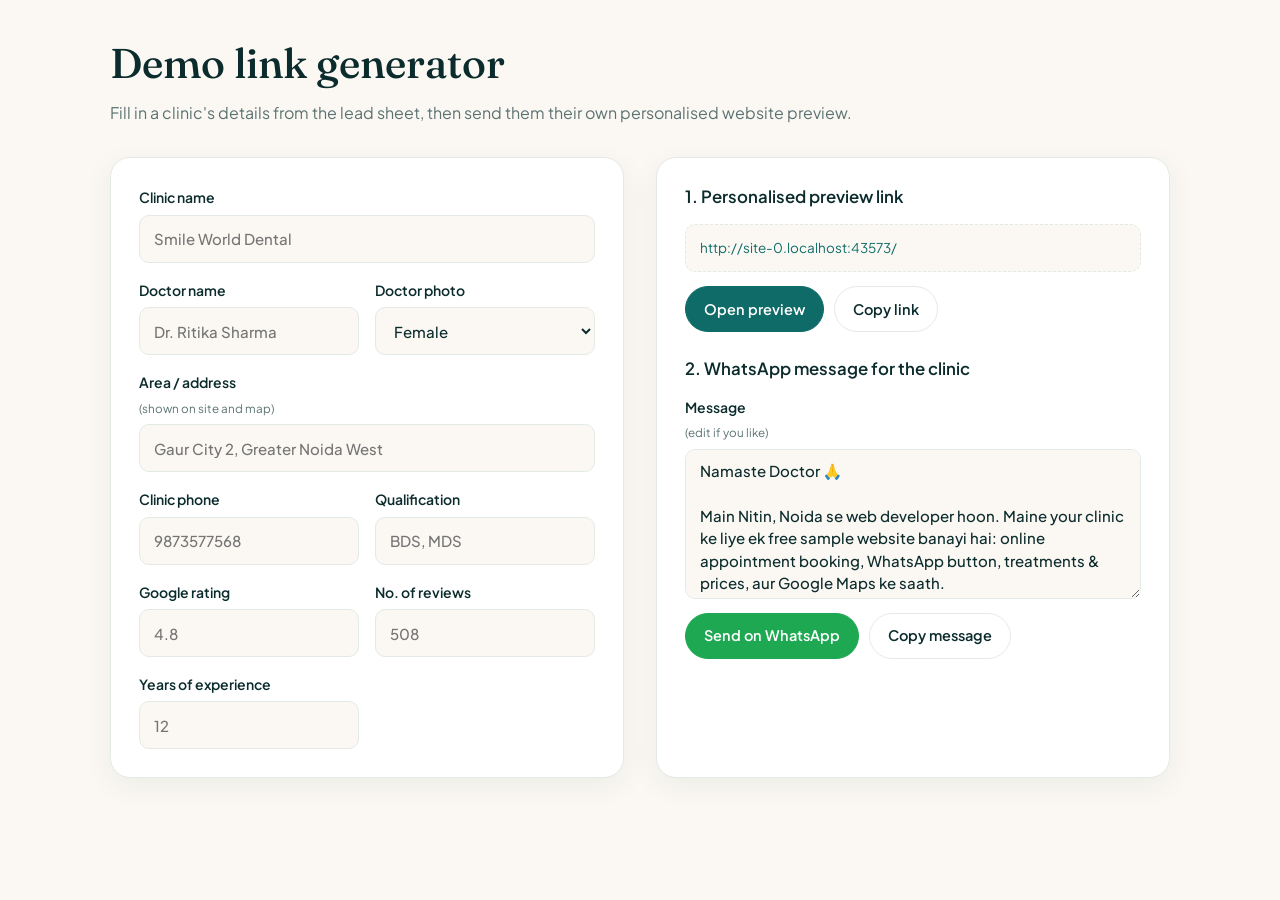
<file: make-demo.html>
<!DOCTYPE html>
<html lang="en">
<head>
  <meta charset="UTF-8" />
  <meta name="viewport" content="width=device-width, initial-scale=1" />
  <meta name="robots" content="noindex" />
  <title>Demo Link Generator | SitePilot</title>
  <link rel="preconnect" href="https://fonts.googleapis.com" />
  <link rel="preconnect" href="https://fonts.gstatic.com" crossorigin />
  <link href="https://fonts.googleapis.com/css2?family=Fraunces:opsz,wght@9..144,500&family=Plus+Jakarta+Sans:wght@400;500;600;700&display=swap" rel="stylesheet" />
  <style>
    :root { --ink:#0B2B2C; --text:#2F4A4B; --muted:#5B7273; --primary:#0F6B67; --line:#E3EAE6; --cream:#FBF8F3; --mint:#CDEBE3; --wa:#1DA851; }
    * { box-sizing: border-box; }
    body { margin: 0; background: var(--cream); color: var(--text); font: 400 16px/1.6 "Plus Jakarta Sans", system-ui, sans-serif; }
    .wrap { max-width: 1100px; margin: 0 auto; padding: 40px 20px 60px; display: grid; grid-template-columns: 1fr 1fr; gap: 32px; }
    h1 { grid-column: 1 / -1; font: 500 clamp(1.8rem, 1.2rem + 2vw, 2.6rem)/1.15 Fraunces, serif; color: var(--ink); margin: 0; }
    h1 + p { grid-column: 1 / -1; margin: -20px 0 0; color: var(--muted); }
    .card { background: #fff; border: 1px solid var(--line); border-radius: 20px; padding: 28px; box-shadow: 0 8px 30px rgba(11,43,44,.06); }
    .grid { display: grid; grid-template-columns: 1fr 1fr; gap: 16px; }
    .full { grid-column: 1 / -1; }
    label { display: grid; gap: 6px; font-size: 14px; font-weight: 600; color: var(--ink); }
    label small { font-weight: 400; color: var(--muted); }
    input, select, textarea { width: 100%; min-height: 48px; padding: 10px 14px; font: 500 15px/1.4 "Plus Jakarta Sans", system-ui, sans-serif; color: var(--ink); background: var(--cream); border: 1.5px solid var(--line); border-radius: 10px; }
    textarea { min-height: 150px; resize: vertical; line-height: 1.5; }
    input:focus, select:focus, textarea:focus { outline: none; border-color: var(--primary); box-shadow: 0 0 0 4px rgba(15,107,103,.12); background: #fff; }
    h2 { font: 600 1.05rem/1.3 "Plus Jakarta Sans", sans-serif; color: var(--ink); margin: 0 0 16px; }
    .link { word-break: break-all; font-size: 13.5px; background: var(--cream); border: 1px dashed var(--line); padding: 12px 14px; border-radius: 10px; color: var(--primary); }
    .btns { display: flex; flex-wrap: wrap; gap: 10px; margin: 14px 0 26px; }
    .btn { display: inline-flex; align-items: center; gap: 8px; min-height: 46px; padding: 0 18px; border-radius: 999px; font: 600 14.5px/1 "Plus Jakarta Sans", system-ui, sans-serif; border: 1.5px solid var(--line); background: #fff; color: var(--ink); cursor: pointer; text-decoration: none; transition: all .2s; }
    .btn:hover { border-color: var(--primary); color: var(--primary); }
    .btn--primary { background: var(--primary); border-color: var(--primary); color: #fff; }
    .btn--primary:hover { background: #0B5754; color: #fff; }
    .btn--wa { background: var(--wa); border-color: var(--wa); color: #fff; }
    .btn--wa:hover { filter: brightness(.95); color: #fff; }
    .toast { position: fixed; left: 50%; bottom: 24px; transform: translate(-50%, 20px); opacity: 0; background: var(--ink); color: #fff; padding: 10px 18px; border-radius: 999px; font-size: 14px; transition: all .25s; pointer-events: none; }
    .toast.show { opacity: 1; transform: translate(-50%, 0); }
    @media (max-width: 860px) { .wrap { grid-template-columns: 1fr; } }
    @media (max-width: 520px) { .grid { grid-template-columns: 1fr; } }
  </style>
</head>
<body>
  <main class="wrap">
    <h1>Demo link generator</h1>
    <p>Fill in a clinic's details from the lead sheet, then send them their own personalised website preview.</p>

    <form class="card grid" id="f" autocomplete="off">
      <label class="full">Clinic name <input name="n" required placeholder="Smile World Dental" /></label>
      <label>Doctor name <input name="d" placeholder="Dr. Ritika Sharma" /></label>
      <label>Doctor photo
        <select name="g"><option value="f">Female</option><option value="m">Male</option></select>
      </label>
      <label class="full">Area / address <small>(shown on site and map)</small><input name="a" placeholder="Gaur City 2, Greater Noida West" /></label>
      <label>Clinic phone <input name="p" inputmode="numeric" placeholder="9873577568" /></label>
      <label>Qualification <input name="q" placeholder="BDS, MDS" /></label>
      <label>Google rating <input name="r" inputmode="decimal" placeholder="4.8" /></label>
      <label>No. of reviews <input name="rv" inputmode="numeric" placeholder="508" /></label>
      <label>Years of experience <input name="y" inputmode="numeric" placeholder="12" /></label>
    </form>

    <section class="card" aria-live="polite">
      <h2>1. Personalised preview link</h2>
      <div class="link" id="link"></div>
      <div class="btns">
        <a class="btn btn--primary" id="open" target="_blank" rel="noopener">Open preview</a>
        <button class="btn" type="button" id="copyLink">Copy link</button>
      </div>

      <h2>2. WhatsApp message for the clinic</h2>
      <label>Message <small>(edit if you like)</small><textarea id="msg"></textarea></label>
      <div class="btns">
        <a class="btn btn--wa" id="sendWa" target="_blank" rel="noopener">Send on WhatsApp</a>
        <button class="btn" type="button" id="copyMsg">Copy message</button>
      </div>
    </section>
  </main>
  <div class="toast" id="toast" role="status"></div>

  <script>
    (function () {
      var f = document.getElementById('f');
      var base = location.href.replace(/make-demo\.html.*$/, '');
      var edited = false;
      var msgEl = document.getElementById('msg');
      msgEl.addEventListener('input', function () { edited = true; });

      function build() {
        var data = new FormData(f), qs = new URLSearchParams();
        var hasDoc = String(data.get('d') || '').trim() !== '';
        data.forEach(function (v, k) {
          v = String(v).trim();
          if (k === 'g' && !hasDoc) return; // no doctor named -> site shows the team instead
          if (v) qs.set(k, k === 'p' ? v.replace(/\D/g, '').slice(-10) : v);
        });
        var url = base + (qs.toString() ? '?' + qs.toString() : '');
        var name = data.get('n') || 'your clinic';
        var doc = (data.get('d') || '').trim();
        document.getElementById('link').textContent = url;
        document.getElementById('open').href = url;
        if (!edited) {
          msgEl.value =
            'Namaste ' + (doc || 'Doctor') + ' 🙏\n\n' +
            'Main Nitin, Noida se web developer hoon. Maine ' + name + ' ke liye ek free sample website banayi hai: online appointment booking, WhatsApp button, treatments & prices, aur Google Maps ke saath.\n\n' +
            'Yahan dekhiye 👇\n' + url + '\n\n' +
            'Pasand aaye to 7 din mein live kar sakta hoon. Kya 10 minute baat ho sakti hai?';
        }
        var phone = (data.get('p') || '').replace(/\D/g, '').slice(-10);
        var wa = document.getElementById('sendWa');
        wa.href = 'https://wa.me/' + (phone.length === 10 ? '91' + phone : '') + '?text=' + encodeURIComponent(msgEl.value);
      }
      f.addEventListener('input', build);
      msgEl.addEventListener('input', build);
      build();

      function toast(t) { var el = document.getElementById('toast'); el.textContent = t; el.classList.add('show'); setTimeout(function () { el.classList.remove('show'); }, 1600); }
      function copy(text, label) {
        (navigator.clipboard ? navigator.clipboard.writeText(text) : Promise.reject()).then(function () { toast(label + ' copied'); }, function () { toast('Select and copy manually'); });
      }
      document.getElementById('copyLink').onclick = function () { copy(document.getElementById('link').textContent, 'Link'); };
      document.getElementById('copyMsg').onclick = function () { copy(msgEl.value, 'Message'); };
    })();
  </script>
</body>
</html>
</file>
